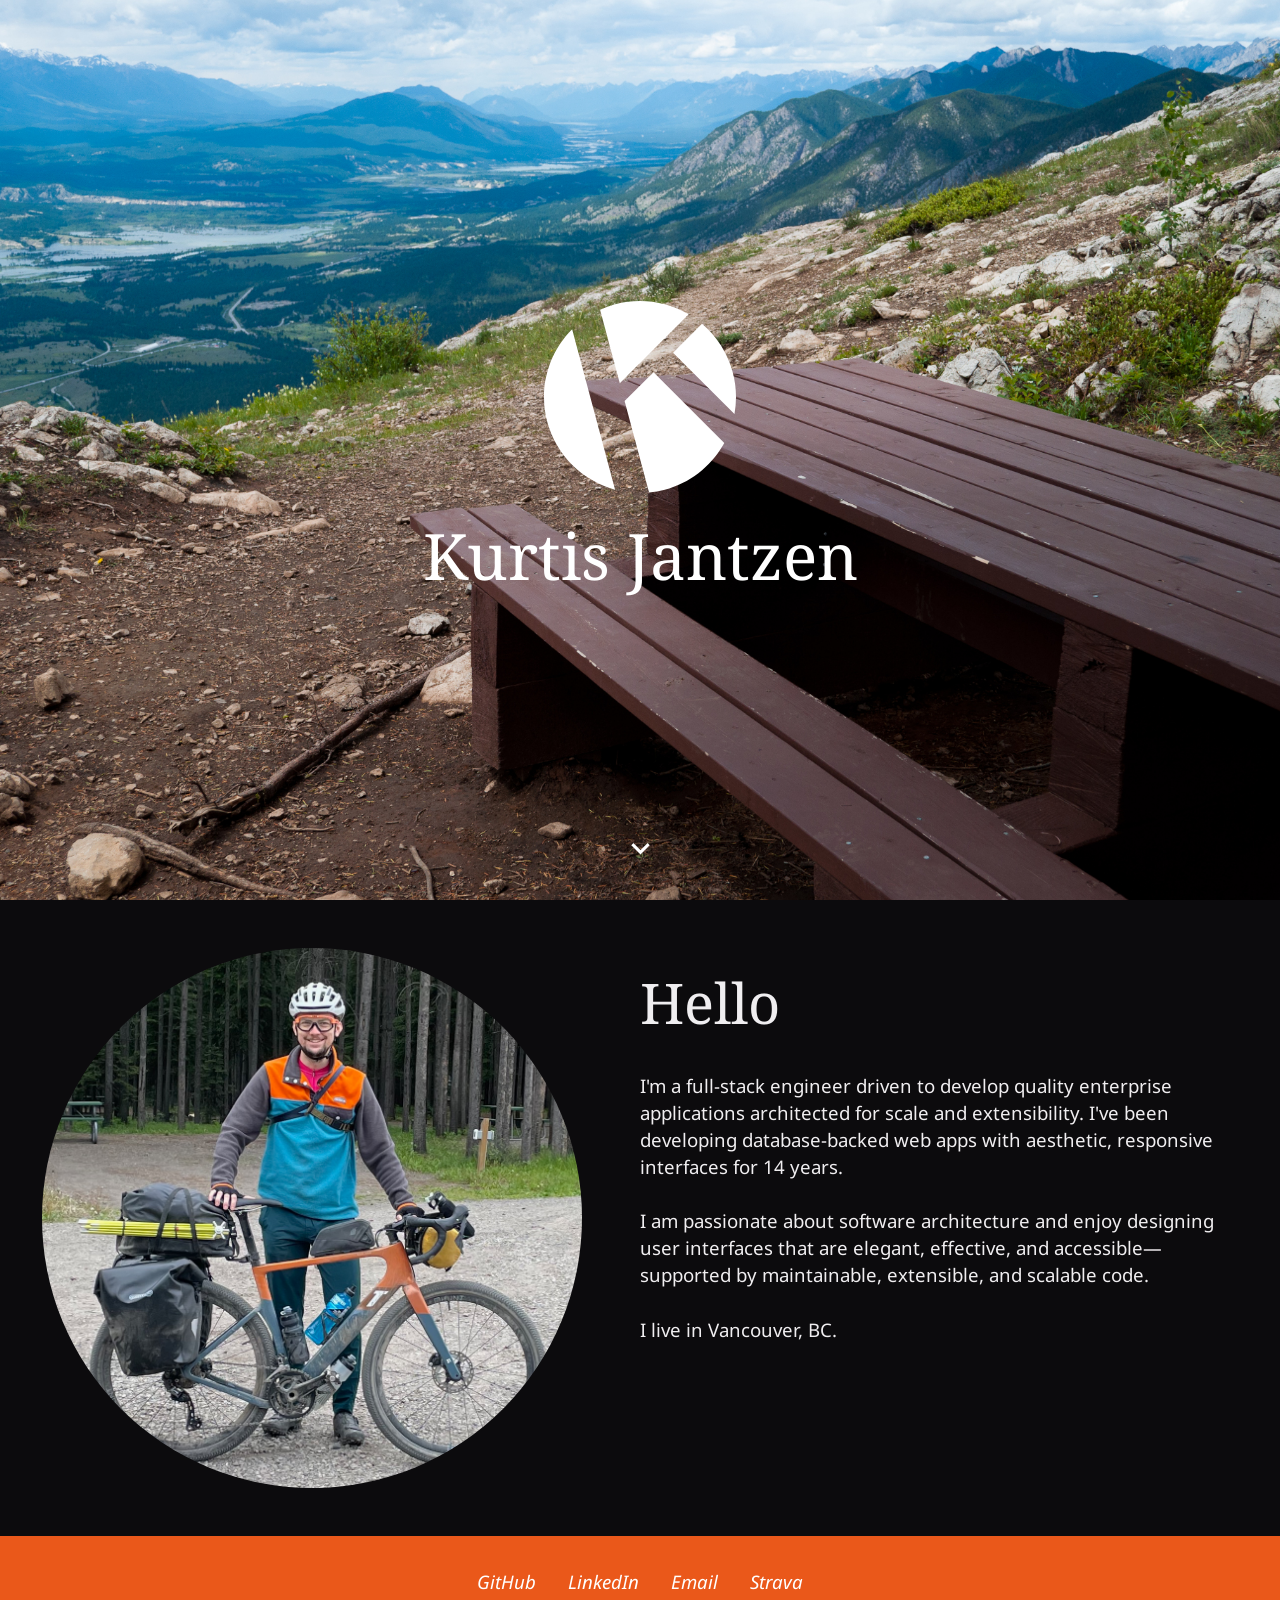
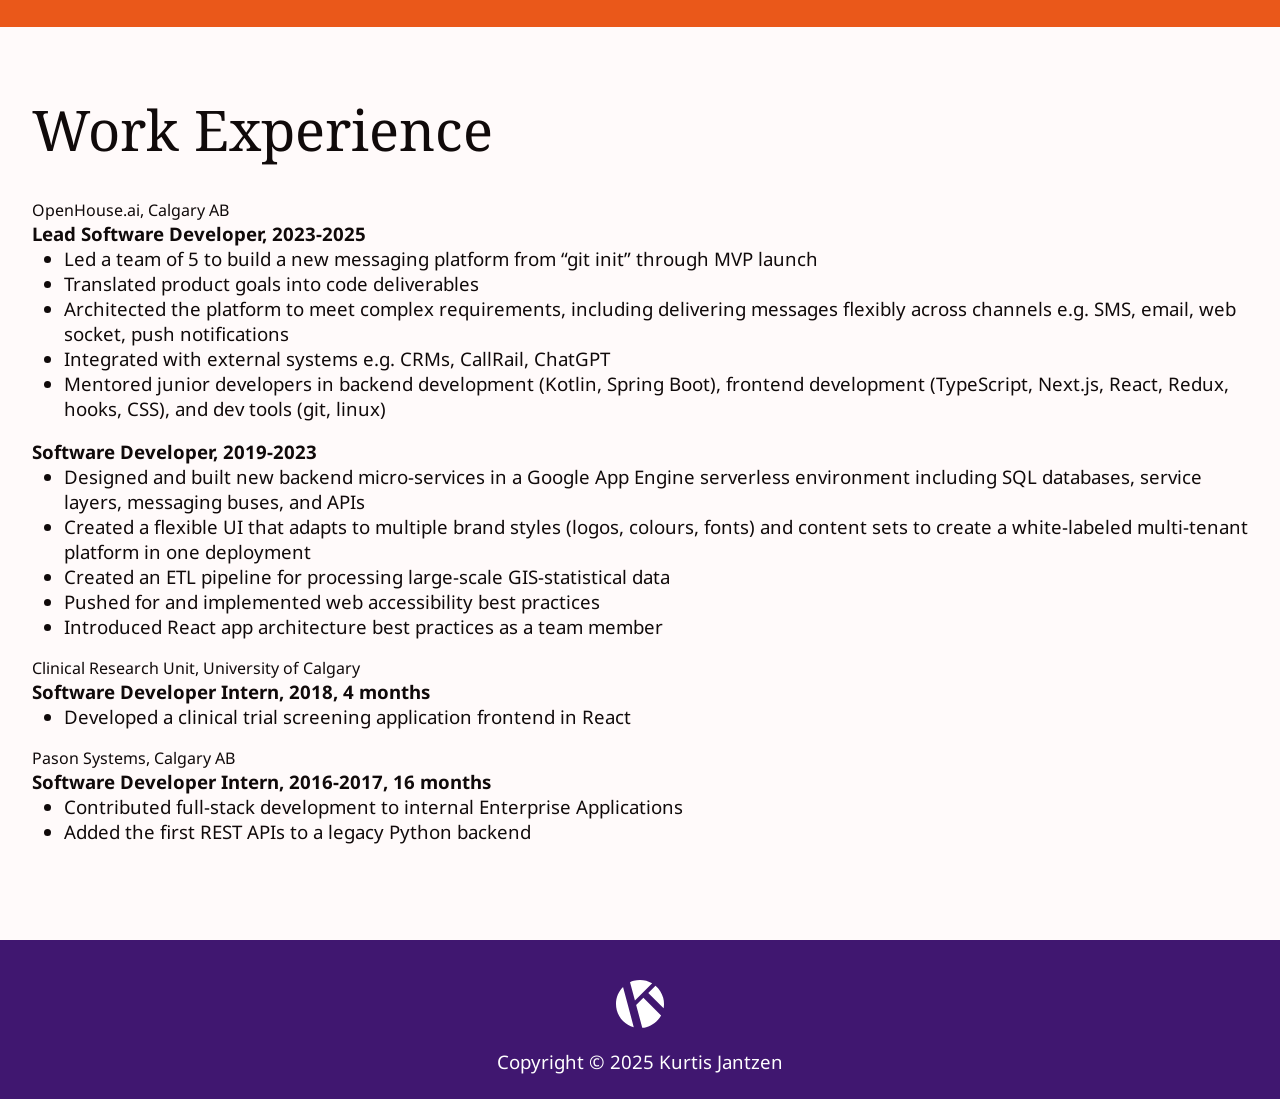
<file: index.html>
<!DOCTYPE html>
<html lang="en" dir="ltr">

<head>
    <meta charset="utf-8">
    <meta name="author" content="Kurtis Jantzen" />
    <meta name="description" content="Kurtis Jantzen's personal website" />
    <meta name="viewport" content="width=device-width, initial-scale=1, user-scalable=yes" />
    <title>Kurtis Jantzen</title>
    <link href="favicon.ico" rel="icon" />
    <link href="https://fonts.googleapis.com/css?family=Noto+Serif" rel="stylesheet" />
    <link href="https://fonts.googleapis.com/css?family=Noto+Sans" rel="stylesheet" />
    <link href="https://fonts.googleapis.com/icon?family=Material+Icons" rel="stylesheet" />
    <link href="index.css" rel="stylesheet" />
</head>

<body>
    <div class="pane hero">
        <h1 id="title-name"><img id="logo" src="logo.svg" alt="my logo" /><br />Kurtis Jantzen</h1>
        <i class="material-icons">keyboard_arrow_down</i>
    </div>

    <div class="pane dark">
        <div class="container row-wrap">
            <div class="portrait">
                <img id="portrait" src="kurtis-jantzen-photo.jpg" alt="Kurtis Jantzen" />
            </div>
            <div class="caption">
                <h2>Hello</h2>
                <p>
                    I'm a full-stack engineer driven to develop quality enterprise applications architected for scale
                    and extensibility.
                    I've been developing database-backed web apps with aesthetic, responsive interfaces for 14 years.
                    <br /><br />
                    I am passionate about software architecture and enjoy designing user interfaces that are elegant,
                    effective, and accessible—supported by maintainable, extensible, and scalable code.
                    <br /><br />
                    I live in Vancouver, BC.
                </p>
            </div>
        </div>
    </div>

    <div class="pane orange">
        <div class="container list-row">
            <a href="https://github.com/nxtman123" target="_blank" rel="noopener noreferrer">GitHub</a>
            <a href="https://www.linkedin.com/in/kurtis-jantzen-27105197/" target="_blank" rel="noopener noreferrer">
                LinkedIn</a>
            <a href="mailto:kurtisjantzen@gmail.com">Email</a>
            <a href="https://www.strava.com/athletes/52778240" target="_blank" rel="noopener noreferrer">Strava</a>
        </div>
    </div>

    <!-- <div class="pane purple">
        <div class="container caption">
            <h2>Projects</h2>

            <h3>Narrate Mafia</h3>
            <p>
                A web app to help organize and run the social deduction game Mafia. It includes role assignment,
                day/night cycles, voting, and a chat system. Built with React, Redux, and Next.js.
            </p>
        </div>
    </div> -->

    <div class="pane light">
        <div class="container caption">
            <h2>Work Experience</h2>
            <h5>OpenHouse.ai, Calgary AB</h5>
            <h4>Lead Software Developer, 2023-2025</h4>
            <ul>
                <li>Led a team of 5 to build a new messaging platform from “git init” through MVP launch</li>
                <li>Translated product goals into code deliverables</li>
                <li>Architected the platform to meet complex requirements, including delivering messages
                    flexibly across channels e.g. SMS, email, web socket, push notifications</li>
                <li>Integrated with external systems e.g. CRMs, CallRail, ChatGPT</li>
                <li>Mentored junior developers in backend development (Kotlin, Spring Boot), frontend
                    development (TypeScript, Next.js, React, Redux, hooks, CSS), and dev tools (git, linux)</li>
            </ul>
            <br />

            <h4>Software Developer, 2019-2023</h4>
            <ul>
                <li>Designed and built new backend micro-services in a Google App Engine serverless environment
                    including SQL databases, service layers, messaging buses, and APIs</li>
                <li>Created a flexible UI that adapts to multiple brand styles (logos, colours, fonts) and
                    content sets to create a white-labeled multi-tenant platform in one deployment</li>
                <li>Created an ETL pipeline for processing large-scale GIS-statistical data</li>
                <li>Pushed for and implemented web accessibility best practices</li>
                <li>Introduced React app architecture best practices as a team member</li>
            </ul>
            <br />

            <h5>Clinical Research Unit, University of Calgary</h5>
            <h4>Software Developer Intern, 2018, 4 months</h4>
            <ul>
                <li>Developed a clinical trial screening application frontend in React</li>
            </ul>
            <br />

            <h5>Pason Systems, Calgary AB</h5>
            <h4>Software Developer Intern, 2016-2017, 16 months</h4>
            <ul>
                <li>Contributed full-stack development to internal Enterprise Applications</li>
                <li>Added the first REST APIs to a legacy Python backend</li>
            </ul>
        </div>
    </div>

    <!-- <div class="pane teal">
        <div class="container caption">
            <h2>Early Projects</h2>

            <h3>Scratch Games</h3>
            <p>
                I started programming in 2007 using Scratch, a visual programming language for kids. I made many
                simple games and learned the fundamentals of programming logic. Here are some of my favourites:
            <ul>
                <li><a href="https://scratch.mit.edu/projects/783760/" target="_blank" rel="noopener noreferrer">
                        15 Puzzle</a> - A simple sliding puzzle game with auto-scambler and a timer.</li>
                <li><a href="https://scratch.mit.edu/projects/88678/" target="_blank" rel="noopener noreferrer">
                        Car Driver</a> - A simple driving game with multiple levels that keeps getting faster.</li>
                <li>I remade classic games like
                    <a href="https://scratch.mit.edu/projects/440965/" target="_blank"
                        rel="noopener noreferrer">Tron</a>,
                    <a href="https://scratch.mit.edu/projects/376018/" target="_blank"
                        rel="noopener noreferrer">Pong</a>, and
                    <a href="https://scratch.mit.edu/projects/114605/" target="_blank" rel="noopener noreferrer">
                        Space Invaders</a>
                </li>
            </ul>
            </p>
            <a href="https://scratch.mit.edu/users/NXTMAN123/projects/" target="_blank" rel="noopener noreferrer">
                Scratch Profile.</a>

            <h3>Fried Eggs</h3>
            <p>
                This was an assignment for a web development course. The rule was to use HTML and CSS only,
                without JavaScript to make a simple website. I made a site about my favourite breakfast food.
                I challenged myself to make it responsive and accessible, and to animate the egg frying using only CSS.
            </p>
            <a href="https://github.com/nxtman123/fried-eggs" target="_blank" rel="noopener noreferrer">
                GitHub repo.</a>
            <a href="https://nxtman123.github.io/fried-eggs/" target="_blank" rel="noopener noreferrer">
                View the site.</a>

            <h3>Calculator</h3>
            <p>
                This was another assignment for a web development course to make a responsive calculator app
                using React.
            </p>
            <a href="https://github.com/nxtman123/react-calculator" target="_blank" rel="noopener noreferrer">
                GitHub repo.</a>
            <a href="https://nxtman123.github.io/react-calculator/" target="_blank" rel="noopener noreferrer">
                Try it.</a>
        </div>
    </div> -->

    <footer class="purple">
        <img id="footer-logo" src="logo.svg" alt="my logo" />
        <p>Copyright &copy; 2025 Kurtis Jantzen</p>
    </footer>
</body>

</html>
</file>
<file: index.css>
/**
* html5doctor.com Reset Stylesheet v1.6.1 (http://html5doctor.com/html-5-reset-stylesheet/)
* Richard Clark (http://richclarkdesign.com)
* http://cssreset.com
*/
html,
body,
div,
span,
object,
iframe,
h1,
h2,
h3,
h4,
h5,
h6,
p,
blockquote,
pre,
abbr,
address,
cite,
code,
del,
dfn,
em,
img,
ins,
kbd,
q,
samp,
small,
strong,
sub,
sup,
var,
b,
i,
dl,
dt,
dd,
ol,
ul,
li,
fieldset,
form,
label,
legend,
table,
caption,
tbody,
tfoot,
thead,
tr,
th,
td,
article,
aside,
canvas,
details,
figcaption,
figure,
footer,
header,
hgroup,
menu,
nav,
section,
summary,
time,
mark,
audio,
video {
    margin: 0;
    padding: 0;
    border: 0;
    outline: 0;
    font-size: 100%;
    vertical-align: baseline;
    background: transparent;
}

article,
aside,
details,
figcaption,
figure,
footer,
header,
hgroup,
menu,
nav,
section {
    display: block;
}

nav ul {
    list-style: none;
}

a {
    margin: 0;
    padding: 0;
    font-size: 100%;
    vertical-align: baseline;
    background: transparent;
}

/* My stylesheet */

h1,
h2,
h3 {
    font-family: "Noto Serif", serif;
    font-weight: 400;
}

h4,
h5,
p,
a,
ul {
    font-family: "Noto Sans", sans-serif;
    font-size: 14pt;
}

h2 {
    font-size: 42pt;
}

h3 {
    font-size: 24pt;
}

h4 {
    font-weight: bold;
}

h5 {
    font-size: 12pt;
    font-weight: normal;
}

ul {
    margin-left: 2rem;
}

p {
    font-size: 14pt;
    line-height: 1.45;
}

a {
    line-height: 1.45;
    color: inherit;
    text-decoration: none;
    font-style: italic;
}

a:hover,
a:focus {
    text-decoration: underline;
}

div.pane {
    width: 100%;
    display: flex;
    flex-direction: column;
    align-items: center;
}

div.container {
    width: 80rem;
    max-width: 100%;
    padding: 0 2rem;
    box-sizing: border-box;
}

div.row-wrap {
    display: flex;
    flex-direction: row;
    gap: 3rem;
}

@media screen and (max-width: 50rem) {
    div.row-wrap {
        flex-direction: column;
        align-items: center;
    }
}

div.hero {
    height: 100vh;
    background-image: url("hero_2048.jpg");
    background-size: cover;
    background-position: top;
    display: flex;
    flex-direction: column;
    justify-content: space-around;
    position: relative;
    z-index: 100;
    text-align: center;
    color: white;
}

@media screen and (max-width: 1920px) {
    div.hero {
        background-image: url("hero_1920.jpg");
    }
}

@media screen and (max-width: 1080px) {
    div.hero {
        background-image: url("hero_1080.jpg");
    }
}

#title-name {
    font-size: 24pt;
    width: 100%;
}

@media all and (min-width: 35rem) and (min-height: 24rem) {
    #title-name {
        font-size: 48pt;
    }
}

@media all and (min-width: 85rem) and (min-height: 50rem) {
    #title-name {
        font-size: 72pt;
    }
}

#logo {
    width: 3em;
    height: 3em;
}

div.hero i {
    font-size: 28pt;
    position: absolute;
    width: 100%;
    bottom: 2rem;
    animation: bounce 10s infinite;
}

@keyframes bounce {

    0%,
    20%,
    30%,
    100% {
        transform: translateY(0);
    }

    25% {
        transform: translateY(1rem);
    }

}

.dark {
    background-color: #0C0B0D;
    color: #f0eef0;
}

.light {
    background-color: #fffafa;
    color: #100a0a;
}

.purple {
    background-color: #401770;
    color: white;
}

.teal {
    background-color: #187088;
    color: white;
}

.orange {
    background-color: #ea581a;
    color: white;
}

div.portrait {
    flex: 1 0 0;
    max-height: 100vh;
    max-width: 35rem;
    display: flex;
    align-items: center;
    justify-content: center;
}

#portrait {
    width: 100%;
    max-width: 60vh;
    border-radius: 50%;
    margin: 3rem 0;
}

div.caption {
    flex: 1 0 0;
    margin-bottom: 6rem;
}

div.pane h2 {
    margin: 4rem 0 2rem;
}

div.pane h3 {
    margin: 2rem 0 0.5rem;
}

div.list-row {
    display: flex;
    flex-direction: row;
    flex-wrap: wrap;
    justify-content: center;
    gap: 2rem;
    margin: 2rem 0;
}

footer {
    text-align: center;
    padding: 1.5rem 0.5rem;
}

#footer-logo {
    width: 3rem;
    height: 3rem;
    margin: 1rem auto;
}
</file>
